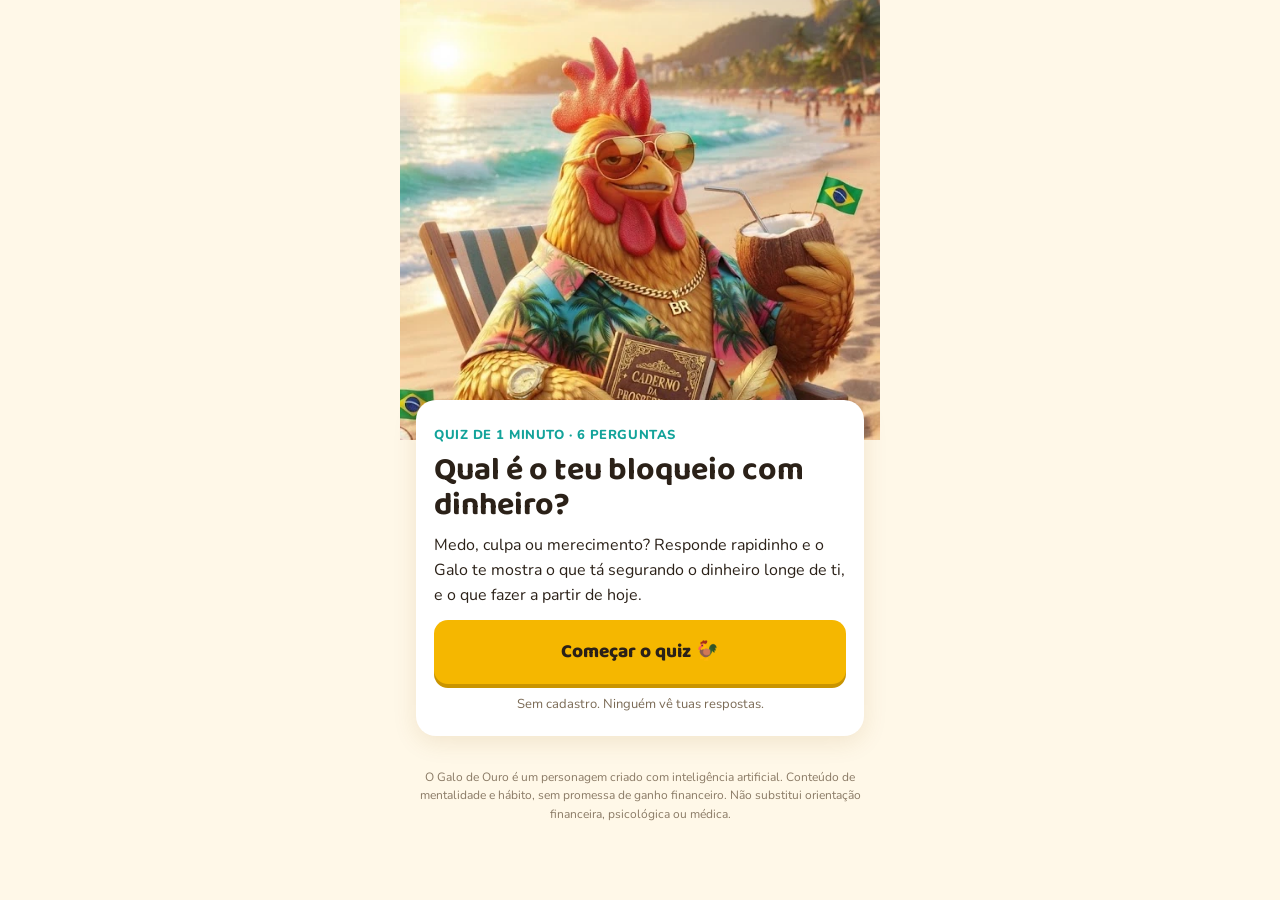
<file: index.html>
<!doctype html>
<html lang="pt-BR">
<head>
<meta charset="utf-8">
<meta name="viewport" content="width=device-width, initial-scale=1">
<title>Galo de Ouro · Qual é o teu bloqueio com dinheiro?</title>
<meta name="description" content="Quiz de 1 minuto com o Galo de Ouro: descobre se o teu bloqueio com dinheiro é medo, culpa ou merecimento.">
<link rel="preconnect" href="https://fonts.googleapis.com">
<link href="https://fonts.googleapis.com/css2?family=Baloo+2:wght@600;800&family=Nunito:wght@400;700;800&display=swap" rel="stylesheet">
<link rel="stylesheet" href="styles.css">
</head>
<body>
<main>
  <section id="inicio">
    <div class="hero"><img src="galo.webp" alt="Galo de Ouro na praia com o Caderno da Prosperidade"></div>
    <div class="card sobe">
      <span class="tag">Quiz de 1 minuto · 6 perguntas</span>
      <h1>Qual é o teu bloqueio com dinheiro?</h1>
      <p>Medo, culpa ou merecimento? Responde rapidinho e o Galo te mostra o que tá segurando o dinheiro longe de ti, e o que fazer a partir de hoje.</p>
      <button id="comecar" class="btn">Começar o quiz 🐓</button>
      <small class="nota">Sem cadastro. Ninguém vê tuas respostas.</small>
    </div>
  </section>

  <section id="quiz" hidden>
    <div class="card">
      <div class="barra"><i id="q-barra"></i></div>
      <span id="q-num" class="tag"></span>
      <h2 id="q-texto"></h2>
      <div id="q-opcoes" class="opcoes"></div>
    </div>
  </section>

  <section id="resultado" hidden>
    <div class="card">
      <span class="tag">Teu bloqueio é</span>
      <div class="r-topo"><span id="r-emoji" class="r-emoji"></span><h2 id="r-nome"></h2></div>
      <div class="fala"><img src="avatar.jpg" alt=""><p id="r-galo"></p></div>
      <p id="r-explica"></p>
      <p class="dias" id="r-dias"></p>
    </div>
    <div class="card oferta">
      <span class="tag ouro">O próximo passo</span>
      <h2>Caderno da Prosperidade do Galo</h2>
      <p>21 dias, 5 a 10 minutos por dia, pra destravar o teu bloqueio e mudar a tua relação com o dinheiro.</p>
      <ul>
        <li>🧹 <b>Semana 1, Limpar:</b> as frases e hábitos que espantam dinheiro</li>
        <li>🎯 <b>Semana 2, Pedir:</b> o pedido com número, o cheque do universo</li>
        <li>🙏 <b>Semana 3, Receber:</b> agir, notar e agradecer</li>
        <li>📄 PDF pra celular ou pra imprimir, chega na hora no teu e-mail</li>
      </ul>
      <div class="preco"><small>21 dias por menos que um lanche</small><b>R$ <span id="r-preco">17</span></b></div>
      <button id="comprar" class="btn">Quero meu caderno 🐓</button>
      <small class="nota">Garantia de 7 dias: não gostou, devolvemos teu dinheiro.</small>
    </div>
    <button id="refazer" class="link">Refazer o quiz</button>
  </section>
</main>
<footer>O Galo de Ouro é um personagem criado com inteligência artificial. Conteúdo de mentalidade e hábito, sem promessa de ganho financeiro. Não substitui orientação financeira, psicológica ou médica.</footer>
<script src="config.js"></script>
<script src="quiz.js"></script>
</body>
</html>
</file>
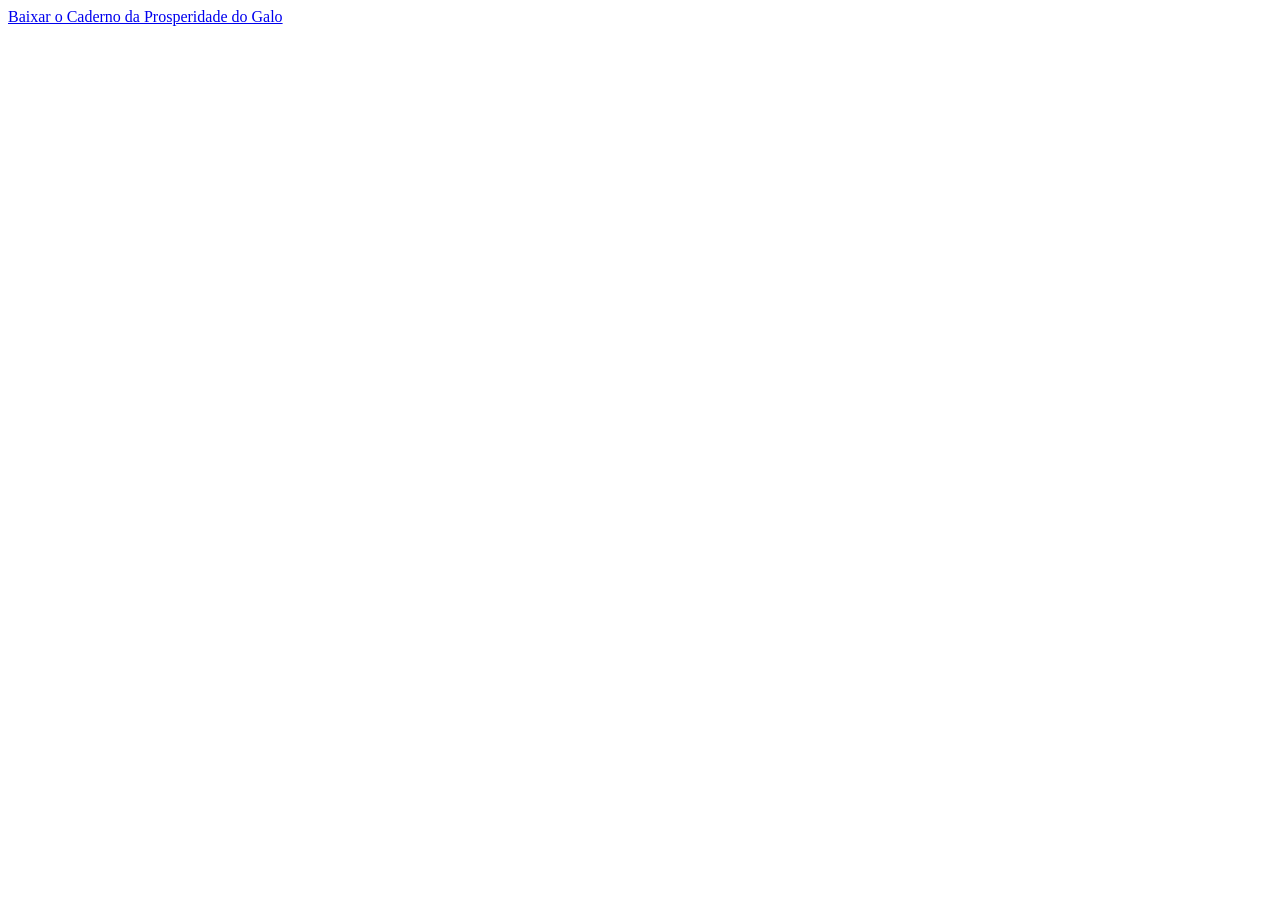
<file: acesso-ae3927cd125f/index.html>
<!doctype html><meta charset="utf-8"><meta name="robots" content="noindex"><title>Teu caderno</title><meta http-equiv="refresh" content="0; url=Caderno-da-Prosperidade-do-Galo.pdf"><a href="Caderno-da-Prosperidade-do-Galo.pdf">Baixar o Caderno da Prosperidade do Galo</a>
</file>
<file: styles.css>
:root { --ouro: #F5B700; --ouro-esc: #8A5A00; --mar: #12A39A; --tinta: #2B2118; --creme: #FFF8E8; --linha: #F0DDB0; }
* { box-sizing: border-box; }
body { margin: 0; font-family: Nunito, Arial, sans-serif; color: var(--tinta); background: var(--creme); line-height: 1.55; }
main { max-width: 480px; margin: 0 auto; padding: 0 16px 24px; }
h1, h2 { font-family: "Baloo 2", Arial, sans-serif; line-height: 1.1; margin: 6px 0 10px; }
h1 { font-size: 32px; } h2 { font-size: 25px; }
p { margin: 0 0 12px; }
.hero { margin: 0 -16px; height: 52vh; max-height: 440px; overflow: hidden; }
.hero img { width: 100%; height: 100%; object-fit: cover; object-position: 50% 30%; display: block; }
.card { background: #fff; border-radius: 20px; padding: 22px 18px; margin-top: 16px; box-shadow: 0 6px 24px rgba(138, 90, 0, .12); }
.sobe { margin-top: -40px; position: relative; }
.tag { display: inline-block; font-size: 13px; font-weight: 800; color: var(--mar); text-transform: uppercase; letter-spacing: .04em; }
.tag.ouro { color: var(--ouro-esc); }
.btn { display: block; width: 100%; border: 0; border-radius: 14px; padding: 17px; font: 800 19px "Baloo 2", Arial, sans-serif; color: var(--tinta); background: var(--ouro); box-shadow: 0 4px 0 #C99400; cursor: pointer; margin-top: 8px; }
.btn:active { transform: translateY(3px); box-shadow: 0 1px 0 #C99400; }
.nota { display: block; text-align: center; color: #7A6A55; font-size: 13px; margin-top: 10px; }
.barra { height: 8px; background: var(--linha); border-radius: 8px; overflow: hidden; margin-bottom: 14px; }
.barra i { display: block; height: 100%; background: var(--ouro); transition: width .3s; }
.opcoes { display: grid; gap: 10px; margin-top: 6px; }
.op { text-align: left; border: 2px solid var(--linha); background: var(--creme); border-radius: 14px; padding: 15px 14px; font: 700 16px Nunito, Arial, sans-serif; color: var(--tinta); cursor: pointer; }
.op:hover, .op:focus-visible { border-color: var(--ouro); background: #FFF1C9; outline: none; }
.r-topo { display: flex; align-items: center; gap: 10px; }
.r-emoji { font-size: 40px; }
.r-topo h2 { font-size: 36px; color: var(--ouro-esc); margin: 0; }
.fala { display: flex; gap: 10px; align-items: center; background: #FFF1C9; border-radius: 16px; padding: 10px; margin: 12px 0; }
.fala img { width: 56px; height: 56px; border-radius: 50%; object-fit: cover; flex: none; border: 3px solid var(--ouro); }
.fala p { margin: 0; font: 800 17px "Baloo 2", Arial, sans-serif; }
.dias { background: var(--creme); border-left: 4px solid var(--mar); padding: 8px 10px; font-size: 15px; border-radius: 0 10px 10px 0; }
.oferta { border: 3px solid var(--ouro); }
.oferta ul { list-style: none; padding: 0; margin: 0 0 14px; }
.oferta li { padding: 6px 0; border-bottom: 1px dashed var(--linha); font-size: 15px; }
.preco { text-align: center; margin: 8px 0; }
.preco small { display: block; color: #7A6A55; }
.preco b { font: 800 44px "Baloo 2", Arial, sans-serif; color: var(--ouro-esc); }
.link { display: block; margin: 18px auto 0; background: none; border: 0; color: var(--ouro-esc); font: 700 15px Nunito, Arial, sans-serif; text-decoration: underline; cursor: pointer; }
footer { max-width: 480px; margin: 0 auto; padding: 8px 16px 28px; font-size: 12px; color: #8A7A65; text-align: center; }
</file>
